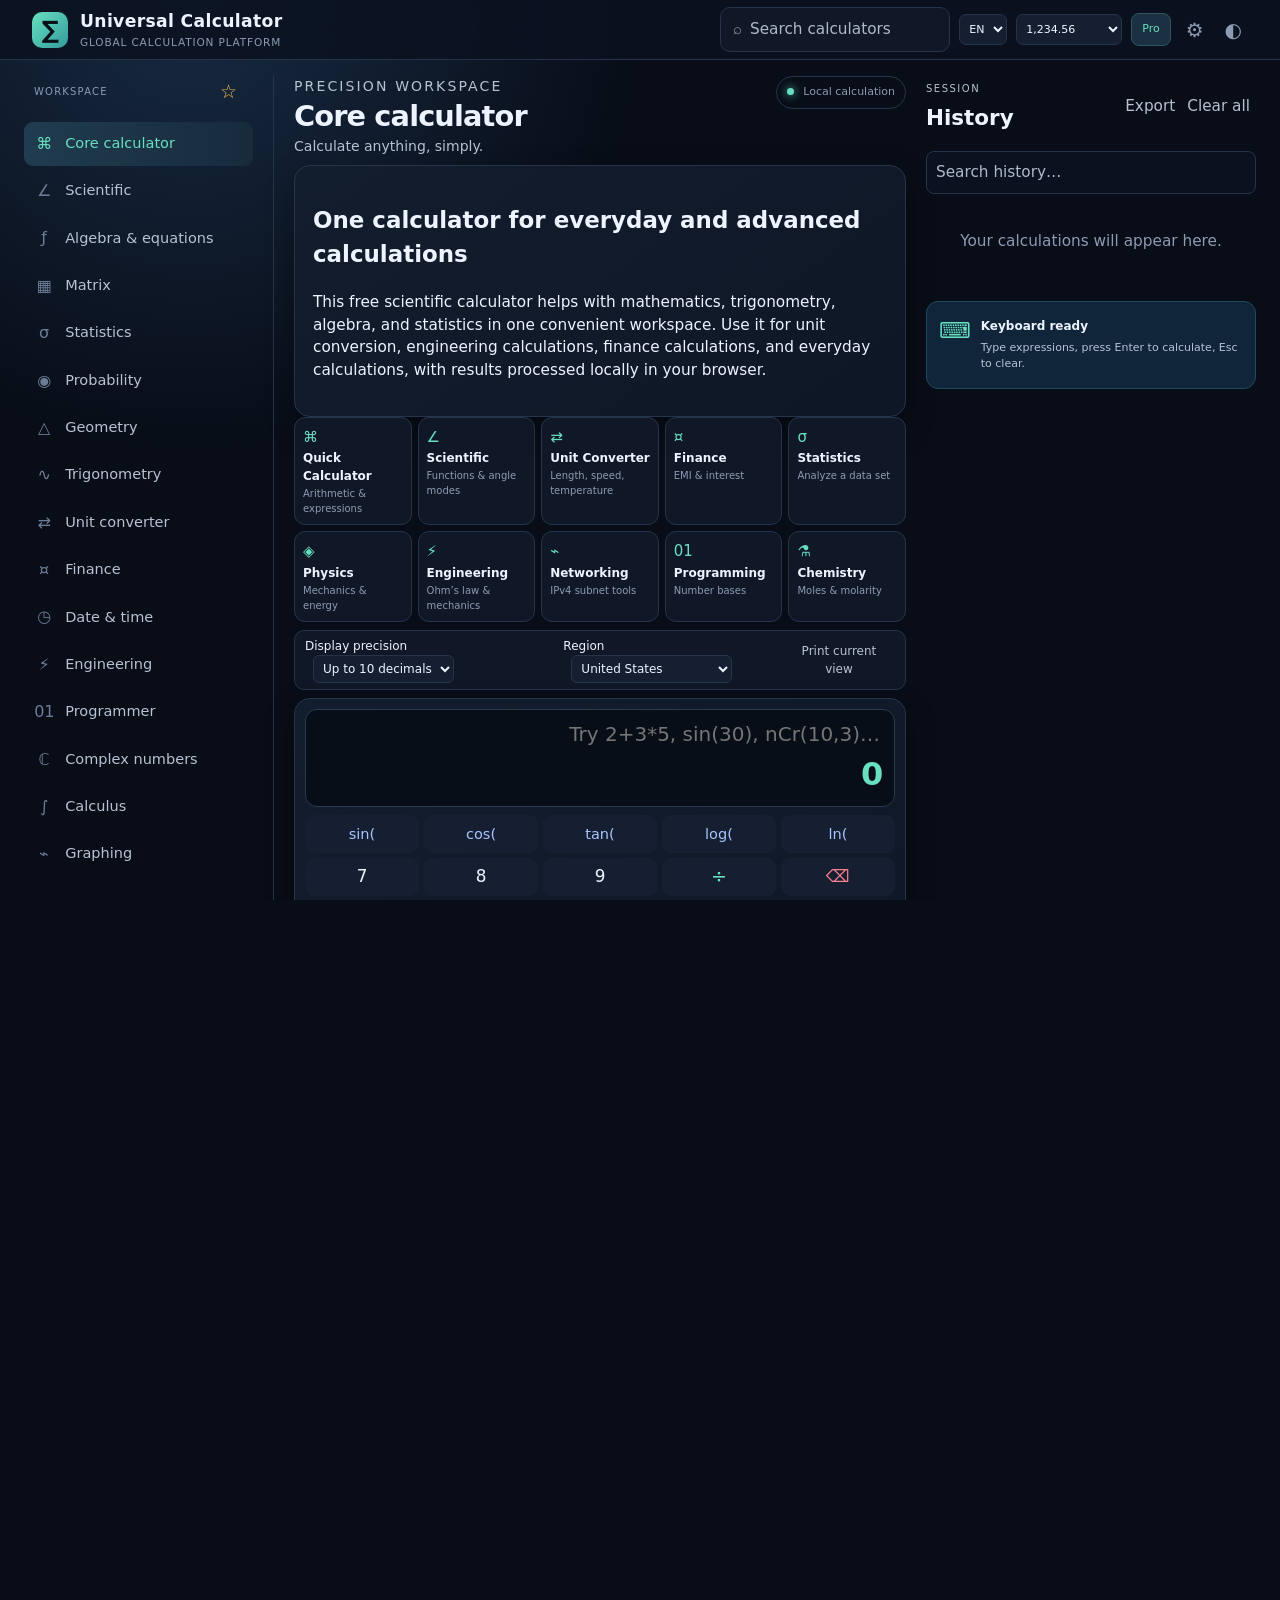
<file: index.html>
<!doctype html>
<html lang="en">
<head>
  <meta charset="UTF-8">
  <meta name="viewport" content="width=device-width, initial-scale=1.0">
  <meta name="theme-color" content="#0b1220">
  <meta name="description" content="Free online universal scientific calculator for mathematics, science, engineering, statistics, unit conversions, finance, and everyday calculations.">
  <meta name="robots" content="index, follow">
  <link rel="canonical" href="https://himanshu09988.github.io/universal-scientific-calculator/">
  <meta property="og:type" content="website">
  <meta property="og:url" content="https://himanshu09988.github.io/universal-scientific-calculator/">
  <meta property="og:title" content="Universal Scientific Calculator – Free Online Calculator">
  <meta property="og:description" content="Free online universal scientific calculator for mathematics, science, engineering, statistics, unit conversions, finance, and everyday calculations.">
  <meta property="og:site_name" content="Universal Scientific Calculator">
  <meta name="twitter:card" content="summary">
  <meta name="twitter:title" content="Universal Scientific Calculator – Free Online Calculator">
  <meta name="twitter:description" content="Free online universal scientific calculator for mathematics, science, engineering, statistics, unit conversions, finance, and everyday calculations.">
  <title>Universal Scientific Calculator – Free Online Calculator</title>
  <script type="application/ld+json">
    {
      "@context": "https://schema.org",
      "@graph": [
        {
          "@type": "WebSite",
          "name": "Universal Scientific Calculator",
          "url": "https://himanshu09988.github.io/universal-scientific-calculator/",
          "description": "Free online calculator for mathematics, science, engineering, statistics, unit conversions, finance, and everyday calculations."
        },
        {
          "@type": "WebApplication",
          "name": "Universal Scientific Calculator",
          "url": "https://himanshu09988.github.io/universal-scientific-calculator/",
          "description": "A free online calculator for scientific, mathematical, engineering, statistical, finance, unit conversion, and everyday calculations.",
          "applicationCategory": "Calculator",
          "operatingSystem": "Web browser",
          "browserRequirements": "Requires JavaScript"
        }
      ]
    }
  </script>
  <link rel="stylesheet" href="styles.css">
</head>
<body>
  <div class="app-shell">
    <header class="topbar">
      <div class="brand"><div class="brand-mark">∑</div><div><strong>Universal Calculator</strong><span>Global calculation platform</span></div></div>
      <div class="header-actions">
        <label class="search-wrap" aria-label="Search calculators"><span>⌕</span><input id="calculatorSearch" type="search" placeholder="Search calculators"></label>
        <select id="languageSelect" class="locale-select" aria-label="Language"><option value="en">EN</option><option value="hi">हिं</option><option value="es">ES</option><option value="fr">FR</option><option value="de">DE</option><option value="pt">PT</option><option value="ar">ع</option><option value="zh">中</option><option value="ja">日</option><option value="ko">한</option><option value="ru">РУ</option><option value="it">IT</option><option value="nl">NL</option><option value="tr">TR</option><option value="id">ID</option></select>
        <select id="numberLocaleSelect" class="locale-select" aria-label="Number format"><option value="en-US">1,234.56</option><option value="de-DE">1.234,56</option><option value="en-IN">12,34,567.89</option><option value="fr-FR">1 234,56</option></select>
        <button class="mode-toggle" id="modeToggle" title="Switch between simple and pro mode">Simple</button>
        <button class="icon-btn" id="settingsToggle" title="Precision settings">⚙</button>
        <button class="icon-btn" id="themeToggle" title="Toggle contrast">◐</button>
      </div>
    </header>

    <div class="mobile-toolbar"><button class="text-btn" id="menuToggle">☰ Categories</button><span id="activeCategoryLabel">Core calculator</span></div>
    <div class="layout">
      <aside class="sidebar" id="sidebar">
        <div class="sidebar-heading"><span>WORKSPACE</span><button id="favoriteCurrent" class="star-btn" title="Favorite current calculator">☆</button></div>
        <button class="nav-item active" data-calculator="core"><span>⌘</span> Core calculator</button>
        <button class="nav-item" data-calculator="scientific"><span>∠</span> Scientific</button>
        <button class="nav-item" data-calculator="algebra"><span>ƒ</span> Algebra & equations</button>
        <button class="nav-item" data-calculator="matrix"><span>▦</span> Matrix</button>
        <button class="nav-item" data-calculator="statistics"><span>σ</span> Statistics</button>
        <button class="nav-item" data-calculator="probability"><span>◉</span> Probability</button>
        <button class="nav-item" data-calculator="geometry"><span>△</span> Geometry</button>
        <button class="nav-item" data-calculator="trigonometry"><span>∿</span> Trigonometry</button>
        <button class="nav-item" data-calculator="units"><span>⇄</span> Unit converter</button>
        <button class="nav-item" data-calculator="finance"><span>¤</span> Finance</button>
        <button class="nav-item" data-calculator="datetime"><span>◷</span> Date & time</button>
        <button class="nav-item" data-calculator="engineering"><span>⚡</span> Engineering</button>
        <button class="nav-item" data-calculator="programmer"><span>01</span> Programmer</button>
        <button class="nav-item" data-calculator="complex"><span>ℂ</span> Complex numbers</button>
        <button class="nav-item" data-calculator="calculus"><span>∫</span> Calculus</button>
        <button class="nav-item" data-calculator="graph"><span>⌁</span> Graphing</button>
        <div class="sidebar-bottom"><div class="mini-label">RECENT</div><div id="recentList" class="recent-list"></div></div>
        <section class="smart-command" aria-labelledby="smart-command-title">
          <div class="smart-heading"><div><p class="eyebrow">SMART COMMAND CENTER</p><h2 id="smart-command-title">What do you want to calculate?</h2></div><span class="smart-badge">Intent-aware</span></div>
          <div class="command-row"><input id="smartInput" aria-label="What do you want to calculate?" placeholder="Try “calculate EMI for 5 lakh at 8.5% for 5 years” or “area of a circle radius 10”"><button class="primary-btn" id="smartRun">Calculate</button></div>
          <div id="smartSuggestions" class="smart-suggestions"></div>
        </section>
      </aside>

      <main class="main-content">
        <section class="hero-row"><button class="back-btn" id="backButton" data-navigation="back" hidden>← Back</button><div><p class="eyebrow">PRECISION WORKSPACE</p><h1 id="pageTitle">Core calculator</h1><p id="pageDescription">Fast, safe arithmetic with a full expression engine.</p></div><div class="status-pill"><span class="status-dot"></span> Local calculation</div></section>
        <section class="form-card seo-intro" aria-labelledby="calculator-intro-title">
          <h2 id="calculator-intro-title">One calculator for everyday and advanced calculations</h2>
          <p>This free scientific calculator helps with mathematics, trigonometry, algebra, and statistics in one convenient workspace. Use it for unit conversion, engineering calculations, finance calculations, and everyday calculations, with results processed locally in your browser.</p>
        </section>
        <section class="quick-grid" aria-label="Quick calculators">
          <button class="quick-card" data-calculator="core"><span>⌘</span><strong>Quick Calculator</strong><small>Arithmetic & expressions</small></button>
          <button class="quick-card" data-calculator="scientific"><span>∠</span><strong>Scientific</strong><small>Functions & angle modes</small></button>
          <button class="quick-card" data-calculator="units"><span>⇄</span><strong>Unit Converter</strong><small>Length, speed, temperature</small></button>
          <button class="quick-card" data-calculator="finance"><span>¤</span><strong>Finance</strong><small>EMI & interest</small></button>
          <button class="quick-card" data-calculator="statistics"><span>σ</span><strong>Statistics</strong><small>Analyze a data set</small></button>
          <button class="quick-card" data-calculator="engineering"><span>◈</span><strong>Physics</strong><small>Mechanics & energy</small></button>
          <button class="quick-card" data-calculator="engineering"><span>⚡</span><strong>Engineering</strong><small>Ohm’s law & mechanics</small></button>
          <button class="quick-card" data-calculator="networking"><span>⌁</span><strong>Networking</strong><small>IPv4 subnet tools</small></button>
          <button class="quick-card" data-calculator="programmer"><span>01</span><strong>Programming</strong><small>Number bases</small></button>
          <button class="quick-card" data-calculator="chemistry"><span>⚗</span><strong>Chemistry</strong><small>Moles & molarity</small></button>
        </section>
        <section id="settingsPanel" class="settings-panel" hidden>
          <label>Display precision <select id="precisionSelect"><option value="10">Up to 10 decimals</option><option value="6">Up to 6 decimals</option><option value="4">Up to 4 decimals</option><option value="scientific">Scientific notation</option></select></label>
          <label>Region <select id="countrySelect"><option value="US">United States</option><option value="IN">India</option><option value="GB">United Kingdom</option><option value="DE">Germany</option><option value="FR">France</option><option value="JP">Japan</option><option value="BR">Brazil</option><option value="AE">United Arab Emirates</option></select></label>
          <button class="text-btn" id="printCalculation">Print current view</button>
        </section>
        <div id="calculatorView"></div>
        <section class="discovery-grid">
          <div class="discovery-card"><div class="panel-title"><div><span class="eyebrow">REFERENCE</span><h2>Formula library</h2></div><button class="text-btn" data-open-discovery="formulas">Browse</button></div><input class="library-search" id="formulaSearch" placeholder="Search force, circle, EMI, Ohm…"><div id="formulaResults"></div></div>
          <div class="discovery-card"><div class="panel-title"><div><span class="eyebrow">CONSTANTS</span><h2>Scientific constants</h2></div><button class="text-btn" data-open-discovery="constants">Browse</button></div><input class="library-search" id="constantSearch" placeholder="Search c, gravity, Planck…"><div id="constantResults"></div></div>
        </section>
        <section class="calculation-notes form-card">
          <div class="panel-title"><div><span class="eyebrow">WORKSPACE</span><h2>Calculation document</h2></div><button class="text-btn" id="clearNotes">Clear</button></div>
          <input id="projectName" class="library-search" placeholder="Project or calculation sheet name">
          <textarea id="calculationNotes" aria-label="Calculation notes" class="textarea" rows="3" placeholder="Add notes, assumptions, or a reproducible explanation…"></textarea>
          <div class="note-actions"><button class="secondary-btn" id="saveNote">Save snapshot</button><button class="secondary-btn" id="exportJson">Export JSON</button><button class="secondary-btn" id="exportText">Export TXT</button></div>
        </section>
      </main>

      <aside class="history-panel">
        <div class="panel-title"><div><span class="eyebrow">SESSION</span><h2>History</h2></div><div><button class="text-btn" id="exportHistory">Export</button><button class="text-btn danger" id="clearHistory">Clear all</button></div></div>
        <input class="history-search" id="historySearch" placeholder="Search history…">
        <div id="historyList" class="history-list"><div class="empty-state">Your calculations will appear here.</div></div>
        <div class="tip-card"><span class="tip-icon">⌨</span><div><strong>Keyboard ready</strong><p>Type expressions, press Enter to calculate, Esc to clear.</p></div></div>
      </aside>
    </div>
    <footer><span>v2.0 · Safe local calculation platform</span></footer>
  </div>
  <script src="app.js"></script>
</body>
</html>
</file>
<file: styles.css>
:root{--bg:#080d17;--surface:#101827;--surface-2:#151f31;--surface-3:#1b2940;--line:#26344a;--text:#edf4ff;--muted:#8c9bb2;--accent:#68e0c0;--accent-2:#7aa8ff;--danger:#ff8290;--shadow:0 20px 60px #0006}
html,body{width:100%;min-width:100%;min-height:100%;margin:0}*{box-sizing:border-box}body{background:radial-gradient(circle at 15% 0,#172a42 0,transparent 32%),var(--bg);color:var(--text);font:14px/1.5 Inter,ui-sans-serif,system-ui,-apple-system,Segoe UI,sans-serif}button,input,select{font:inherit;color:inherit}button{cursor:pointer;border:0}.app-shell{width:100%;min-width:100%;min-height:100vh;display:flex;flex-direction:column}.topbar{height:76px;border-bottom:1px solid var(--line);display:flex;align-items:center;justify-content:space-between;padding:0 32px;background:#0b1220d9;backdrop-filter:blur(18px);position:sticky;top:0;z-index:5}.brand{display:flex;align-items:center;gap:12px}.brand-mark{width:36px;height:36px;display:grid;place-items:center;border-radius:10px;background:linear-gradient(135deg,var(--accent),#349b9d);color:#061016;font-size:24px;font-weight:800}.brand strong,.brand span{display:block}.brand strong{font-size:16px;letter-spacing:.02em}.brand span{font-size:11px;color:var(--muted);letter-spacing:.08em;text-transform:uppercase}.header-actions{display:flex;gap:12px;align-items:center}.search-wrap{display:flex;align-items:center;gap:8px;width:230px;background:var(--surface);border:1px solid var(--line);border-radius:10px;padding:0 12px;color:var(--muted)}.search-wrap input{width:100%;border:0;outline:0;background:transparent;padding:10px 0}.icon-btn,.text-btn{background:none;color:var(--muted)}.icon-btn{font-size:20px}.layout{display:grid;grid-template-columns:230px minmax(0,1fr) 300px;gap:26px;width:100%;min-width:0;margin:0;padding:28px 32px;flex:1}.sidebar{border-right:1px solid var(--line);padding-right:20px;min-width:0}.sidebar-heading{font-size:10px;color:var(--muted);letter-spacing:.12em;display:flex;justify-content:space-between;align-items:center;padding:0 10px 12px}.star-btn{color:#f5bd5d;background:none;font-size:19px}.nav-item{width:100%;padding:10px;border-radius:9px;background:none;text-align:left;color:var(--muted);display:flex;align-items:center;gap:11px;margin:3px 0;transition:.2s}.nav-item span{width:20px;text-align:center;color:#6d7d98;font-size:16px}.nav-item:hover{background:var(--surface);color:var(--text)}.nav-item.active{background:linear-gradient(90deg,#203c50,#172b3b);color:var(--accent)}.nav-item.active span{color:var(--accent)}.sidebar-bottom{margin-top:28px}.mini-label,.eyebrow{font-size:10px;letter-spacing:.15em;color:var(--muted);text-transform:uppercase}.recent-list{margin-top:8px}.recent-list button{display:block;width:100%;text-align:left;padding:7px 10px;background:none;color:var(--muted);white-space:nowrap;overflow:hidden;text-overflow:ellipsis}.main-content{min-width:0;width:100%}.history-panel{min-width:0;width:100%}.hero-row{display:flex;justify-content:space-between;align-items:flex-start;margin-bottom:20px}.hero-row h1{margin:4px 0;font-size:28px;letter-spacing:-.03em}.hero-row p{margin:0;color:var(--muted)}.status-pill{font-size:11px;color:var(--muted);border:1px solid var(--line);border-radius:99px;padding:7px 10px}.status-dot{display:inline-block;width:7px;height:7px;background:var(--accent);border-radius:50%;margin-right:6px;box-shadow:0 0 10px var(--accent)}.calculator-card,.result-card,.form-card,.graph-card{background:linear-gradient(145deg,#121d2d,#0e1726);border:1px solid var(--line);border-radius:16px;box-shadow:var(--shadow)}.calculator-card{padding:18px}.display{background:#080e18;border:1px solid #283a50;border-radius:12px;padding:14px 18px;min-height:110px;display:flex;flex-direction:column;justify-content:space-between;margin-bottom:14px}.display input{width:100%;background:none;border:0;outline:0;color:var(--text);font-size:23px;text-align:right}.display-result{text-align:right;font-size:36px;font-weight:700;letter-spacing:-.04em;min-height:44px;color:var(--accent)}.display-error{color:var(--danger)!important;font-size:14px!important;letter-spacing:0!important}.keypad{display:grid;grid-template-columns:repeat(5,1fr);gap:8px}.key{min-height:46px;border-radius:9px;background:var(--surface-2);border:1px solid transparent;color:var(--text);transition:.15s}.key:hover{background:var(--surface-3);border-color:#3c536e;transform:translateY(-1px)}.key.fn{color:var(--accent-2);font-size:13px}.key.operator{color:var(--accent);font-size:19px}.key.action{color:var(--danger)}.key.equals{background:var(--accent);color:#061016;font-weight:800}.subbar{display:flex;justify-content:space-between;align-items:center;margin:12px 0 0;color:var(--muted);font-size:12px}.angle-tabs{display:flex;gap:5px}.angle-tabs button,.select{background:var(--surface-2);border:1px solid var(--line);border-radius:7px;padding:6px 10px;color:var(--muted)}.angle-tabs button.active{background:#22494b;color:var(--accent);border-color:#397a72}.panel-title{display:flex;justify-content:space-between;align-items:center;margin-bottom:14px}.panel-title h2{margin:3px 0;font-size:18px}.danger{color:var(--danger)}.history-list{max-height:calc(100vh - 240px);overflow:auto}.empty-state{color:var(--muted);padding:30px 8px;text-align:center}.history-item{border-bottom:1px solid var(--line);padding:12px 4px}.history-expression{color:var(--muted);font-size:12px;word-break:break-all}.history-result{font-size:17px;color:var(--accent);margin:3px 0}.history-meta{display:flex;justify-content:space-between;color:#64748a;font-size:10px}.history-actions button{background:none;color:var(--muted);margin-left:8px}.history-actions button:hover{color:var(--text)}.tip-card{display:flex;gap:10px;background:#10253a;border:1px solid #1f4a5d;border-radius:12px;padding:12px;margin-top:18px;color:var(--muted)}.tip-icon{font-size:22px;color:var(--accent)}.tip-card strong{color:var(--text);font-size:12px}.tip-card p{font-size:11px;margin:3px 0}.form-card{padding:18px}.form-card h3,.result-card h3{margin:0 0 14px;font-size:16px}.form-grid{display:grid;grid-template-columns:repeat(2,minmax(0,1fr));gap:12px}.form-grid.three{grid-template-columns:repeat(3,minmax(0,1fr))}.field{display:flex;flex-direction:column;gap:5px}.field label{font-size:11px;color:var(--muted)}.field input,.field select,.textarea{width:100%;background:#0a121f;border:1px solid var(--line);border-radius:8px;padding:10px;outline:0}.field input:focus,.field select:focus,.textarea:focus{border-color:var(--accent)}.wide{grid-column:1/-1}.primary-btn{margin-top:14px;background:var(--accent);color:#081217;border-radius:8px;padding:10px 16px;font-weight:700}.secondary-btn{margin-top:14px;background:var(--surface-3);border:1px solid var(--line);border-radius:8px;padding:10px 16px}.result-card{margin-top:14px;padding:16px}.result-card output{display:block;color:var(--accent);font-size:21px;font-weight:700;white-space:pre-wrap}.result-card .muted{color:var(--muted);font-size:12px}.two-panels{display:grid;grid-template-columns:1fr 1fr;gap:14px}.matrix-grid{display:grid;gap:5px;margin-top:10px}.matrix-grid input{min-width:0;text-align:center;padding:8px}.matrix-controls{display:flex;gap:8px;align-items:end;margin-bottom:12px}.matrix-controls .field{width:80px}.tag-row{display:flex;gap:7px;flex-wrap:wrap}.tag{background:#1a3043;color:var(--accent);padding:5px 9px;border-radius:99px;font-size:11px}.graph-wrap{position:relative}.graph-canvas{display:block;width:100%;height:360px;background:#08111d;border-radius:10px;border:1px solid var(--line)}.graph-controls{display:flex;gap:8px;align-items:center;margin-bottom:10px}.graph-controls input{flex:1}.function-list{margin-top:10px;display:flex;gap:8px;flex-wrap:wrap}.function-pill{background:var(--surface-2);padding:5px 9px;border-radius:8px;color:var(--accent-2);font-size:12px}.mobile-toolbar{display:none}footer{border-top:1px solid var(--line);color:#697990;display:flex;justify-content:space-between;padding:16px 32px;font-size:11px}
html,body,#root,#app{width:100%;min-width:100%;height:100%;min-height:100vh;margin:0;padding:0;box-sizing:border-box}*{box-sizing:border-box}body{background:radial-gradient(circle at 15% 0,#172a42 0,transparent 32%),var(--bg);color:var(--text);font:14px/1.5 Inter,ui-sans-serif,system-ui,-apple-system,Segoe UI,sans-serif}button,input,select{font:inherit;color:inherit}button{cursor:pointer;border:0}.app-shell{width:100%;min-width:100%;height:100%;min-height:100vh;margin:0;padding:0;display:flex;flex-direction:column}.topbar{height:76px;border-bottom:1px solid var(--line);display:flex;align-items:center;justify-content:space-between;padding:0 32px;background:#0b1220d9;backdrop-filter:blur(18px);position:sticky;top:0;z-index:5}.brand{display:flex;align-items:center;gap:12px}.brand-mark{width:36px;height:36px;display:grid;place-items:center;border-radius:10px;background:linear-gradient(135deg,var(--accent),#349b9d);color:#061016;font-size:24px;font-weight:800}.brand strong,.brand span{display:block}.brand strong{font-size:16px;letter-spacing:.02em}.brand span{font-size:11px;color:var(--muted);letter-spacing:.08em;text-transform:uppercase}.header-actions{display:flex;gap:12px;align-items:center}.search-wrap{display:flex;align-items:center;gap:8px;width:230px;background:var(--surface);border:1px solid var(--line);border-radius:10px;padding:0 12px;color:var(--muted)}.search-wrap input{width:100%;border:0;outline:0;background:transparent;padding:10px 0}.icon-btn,.text-btn{background:none;color:var(--muted)}.icon-btn{font-size:20px}.layout{display:grid;grid-template-columns:230px minmax(0,1fr) 300px;gap:26px;width:100%;min-width:0;margin:0;padding:28px 32px;flex:1}.sidebar{border-right:1px solid var(--line);padding-right:20px;min-width:0}.sidebar-heading{font-size:10px;color:var(--muted);letter-spacing:.12em;display:flex;justify-content:space-between;align-items:center;padding:0 10px 12px}.star-btn{color:#f5bd5d;background:none;font-size:19px}.nav-item{width:100%;padding:10px;border-radius:9px;background:none;text-align:left;color:var(--muted);display:flex;align-items:center;gap:11px;margin:3px 0;transition:.2s}.nav-item span{width:20px;text-align:center;color:#6d7d98;font-size:16px}.nav-item:hover{background:var(--surface);color:var(--text)}.nav-item.active{background:linear-gradient(90deg,#203c50,#172b3b);color:var(--accent)}.nav-item.active span{color:var(--accent)}.sidebar-bottom{margin-top:28px}.mini-label,.eyebrow{font-size:10px;letter-spacing:.15em;color:var(--muted);text-transform:uppercase}.recent-list{margin-top:8px}.recent-list button{display:block;width:100%;text-align:left;padding:7px 10px;background:none;color:var(--muted);white-space:nowrap;overflow:hidden;text-overflow:ellipsis}.main-content{min-width:0;width:100%}.history-panel{min-width:0;width:100%}.hero-row{display:flex;justify-content:space-between;align-items:flex-start;margin-bottom:20px}.hero-row h1{margin:4px 0;font-size:28px;letter-spacing:-.03em}.hero-row p{margin:0;color:var(--muted)}.status-pill{font-size:11px;color:var(--muted);border:1px solid var(--line);border-radius:99px;padding:7px 10px}.status-dot{display:inline-block;width:7px;height:7px;background:var(--accent);border-radius:50%;margin-right:6px;box-shadow:0 0 10px var(--accent)}.calculator-card,.result-card,.form-card,.graph-card{background:linear-gradient(145deg,#121d2d,#0e1726);border:1px solid var(--line);border-radius:16px;box-shadow:var(--shadow)}.calculator-card{padding:18px}.display{background:#080e18;border:1px solid #283a50;border-radius:12px;padding:14px 18px;min-height:110px;display:flex;flex-direction:column;justify-content:space-between;margin-bottom:14px}.display input{width:100%;background:none;border:0;outline:0;color:var(--text);font-size:23px;text-align:right}.display-result{text-align:right;font-size:36px;font-weight:700;letter-spacing:-.04em;min-height:44px;color:var(--accent)}.display-error{color:var(--danger)!important;font-size:14px!important;letter-spacing:0!important}.keypad{display:grid;grid-template-columns:repeat(5,1fr);gap:8px}.key{min-height:46px;border-radius:9px;background:var(--surface-2);border:1px solid transparent;color:var(--text);transition:.15s}.key:hover{background:var(--surface-3);border-color:#3c536e;transform:translateY(-1px)}.key.fn{color:var(--accent-2);font-size:13px}.key.operator{color:var(--accent);font-size:19px}.key.action{color:var(--danger)}.key.equals{background:var(--accent);color:#061016;font-weight:800}.subbar{display:flex;justify-content:space-between;align-items:center;margin:12px 0 0;color:var(--muted);font-size:12px}.angle-tabs{display:flex;gap:5px}.angle-tabs button,.select{background:var(--surface-2);border:1px solid var(--line);border-radius:7px;padding:6px 10px;color:var(--muted)}.angle-tabs button.active{background:#22494b;color:var(--accent);border-color:#397a72}.panel-title{display:flex;justify-content:space-between;align-items:center;margin-bottom:14px}.panel-title h2{margin:3px 0;font-size:18px}.danger{color:var(--danger)}.history-list{max-height:calc(100vh - 240px);overflow:auto}.empty-state{color:var(--muted);padding:30px 8px;text-align:center}.history-item{border-bottom:1px solid var(--line);padding:12px 4px}.history-expression{color:var(--muted);font-size:12px;word-break:break-all}.history-result{font-size:17px;color:var(--accent);margin:3px 0}.history-meta{display:flex;justify-content:space-between;color:#64748a;font-size:10px}.history-actions button{background:none;color:var(--muted);margin-left:8px}.history-actions button:hover{color:var(--text)}.tip-card{display:flex;gap:10px;background:#10253a;border:1px solid #1f4a5d;border-radius:12px;padding:12px;margin-top:18px;color:var(--muted)}.tip-icon{font-size:22px;color:var(--accent)}.tip-card strong{color:var(--text);font-size:12px}.tip-card p{font-size:11px;margin:3px 0}.form-card{padding:18px}.form-card h3,.result-card h3{margin:0 0 14px;font-size:16px}.form-grid{display:grid;grid-template-columns:repeat(2,minmax(0,1fr));gap:12px}.form-grid.three{grid-template-columns:repeat(3,minmax(0,1fr))}.field{display:flex;flex-direction:column;gap:5px}.field label{font-size:11px;color:var(--muted)}.field input,.field select,.textarea{width:100%;background:#0a121f;border:1px solid var(--line);border-radius:8px;padding:10px;outline:0}.field input:focus,.field select:focus,.textarea:focus{border-color:var(--accent)}.wide{grid-column:1/-1}.primary-btn{margin-top:14px;background:var(--accent);color:#081217;border-radius:8px;padding:10px 16px;font-weight:700}.secondary-btn{margin-top:14px;background:var(--surface-3);border:1px solid var(--line);border-radius:8px;padding:10px 16px}.result-card{margin-top:14px;padding:16px}.result-card output{display:block;color:var(--accent);font-size:21px;font-weight:700;white-space:pre-wrap}.result-card .muted{color:var(--muted);font-size:12px}.two-panels{display:grid;grid-template-columns:1fr 1fr;gap:14px}.matrix-grid{display:grid;gap:5px;margin-top:10px}.matrix-grid input{min-width:0;text-align:center;padding:8px}.matrix-controls{display:flex;gap:8px;align-items:end;margin-bottom:12px}.matrix-controls .field{width:80px}.tag-row{display:flex;gap:7px;flex-wrap:wrap}.tag{background:#1a3043;color:var(--accent);padding:5px 9px;border-radius:99px;font-size:11px}.graph-wrap{position:relative}.graph-canvas{display:block;width:100%;height:360px;background:#08111d;border-radius:10px;border:1px solid var(--line)}.graph-controls{display:flex;gap:8px;align-items:center;margin-bottom:10px}.graph-controls input{flex:1}.function-list{margin-top:10px;display:flex;gap:8px;flex-wrap:wrap}.function-pill{background:var(--surface-2);padding:5px 9px;border-radius:8px;color:var(--accent-2);font-size:12px}.mobile-toolbar{display:none}footer{border-top:1px solid var(--line);color:#697990;display:flex;justify-content:space-between;padding:16px 32px;font-size:11px}
@media(max-width:900px){.layout{grid-template-columns:205px minmax(0,1fr);gap:18px;padding:22px 20px}.history-panel{grid-column:2}.history-list{max-height:260px}.sidebar{padding-right:10px}}
@media(max-width:700px){.topbar{padding:0 16px;height:64px}.brand span{display:none}.search-wrap{width:150px}.layout{display:block;padding:18px 14px}.sidebar{display:none;border:0}.sidebar.open{display:block;position:fixed;z-index:4;left:0;top:64px;bottom:0;width:260px;background:var(--surface);padding:18px;box-shadow:var(--shadow)}.mobile-toolbar{display:flex;justify-content:space-between;padding:10px 14px;border-bottom:1px solid var(--line);color:var(--muted)}.mobile-toolbar .text-btn{color:var(--accent)}.hero-row{margin-top:6px}.hero-row h1{font-size:23px}.status-pill{display:none}.history-panel{margin-top:18px}.form-grid,.form-grid.three,.two-panels{grid-template-columns:1fr}.keypad{gap:6px}.key{min-height:43px}.display-result{font-size:29px}footer{padding:14px;gap:8px;flex-wrap:wrap}}
.mode-toggle{background:#1b3040;color:var(--accent);border:1px solid #2d5660;border-radius:8px;padding:7px 10px;font-size:11px}.smart-command{background:linear-gradient(135deg,#14283c,#122035);border:1px solid #29445b;border-radius:16px;padding:18px;margin-bottom:16px;box-shadow:var(--shadow)}.smart-heading{display:flex;justify-content:space-between;align-items:start}.smart-heading h2{font-size:20px;margin:4px 0 14px}.smart-badge{font-size:10px;color:var(--accent);background:#163c3f;border:1px solid #2f7770;border-radius:99px;padding:5px 9px}.command-row{display:flex;gap:9px}.command-row input{flex:1;background:#09121f;border:1px solid var(--line);border-radius:9px;padding:13px;outline:0}.command-row input:focus{border-color:var(--accent)}.command-row .primary-btn{margin:0}.smart-suggestions{display:flex;gap:7px;flex-wrap:wrap;margin-top:10px}.suggestion{font-size:11px;color:var(--muted);background:var(--surface-2);border:1px solid var(--line);border-radius:99px;padding:6px 9px}.suggestion:hover{color:var(--accent);border-color:var(--accent)}.settings-panel{display:flex;gap:18px;align-items:center;background:var(--surface);border:1px solid var(--line);border-radius:10px;padding:10px 12px;margin-bottom:14px;font-size:12px;color:var(--muted)}.settings-panel select{margin-left:8px;background:var(--surface-2);border:1px solid var(--line);border-radius:6px;padding:5px}.discovery-grid{display:grid;grid-template-columns:1fr 1fr;gap:14px;margin-top:16px}.discovery-card{background:linear-gradient(145deg,#121d2d,#0e1726);border:1px solid var(--line);border-radius:16px;padding:16px}.discovery-card h2{font-size:16px}.library-search,.history-search{width:100%;background:#0a121f;border:1px solid var(--line);border-radius:8px;padding:9px;outline:0;margin-bottom:9px}.library-search:focus,.history-search:focus{border-color:var(--accent)}.library-item{border-top:1px solid var(--line);padding:10px 0}.library-item strong{display:block;color:var(--text)}.library-item p{margin:2px 0;color:var(--accent);font-family:ui-monospace,monospace;font-size:12px}.library-item small{color:var(--muted)}.library-item button{float:right;background:none;color:var(--accent-2);font-size:11px}.history-search{margin-bottom:6px}.high-contrast{--bg:#f4f7fb;--surface:#fff;--surface-2:#eef2f7;--surface-3:#e1e8f1;--line:#c8d3df;--text:#122033;--muted:#536579;--shadow:0 15px 35px #39506a22}.high-contrast .topbar{background:#ffffffdd}.high-contrast .calculator-card,.high-contrast .result-card,.high-contrast .form-card,.high-contrast .graph-card,.high-contrast .discovery-card{background:#fff}.high-contrast .display,.high-contrast .field input,.high-contrast .field select,.high-contrast .library-search,.high-contrast .history-search{background:#f5f8fc}@media(max-width:700px){.discovery-grid{grid-template-columns:1fr}.settings-panel{align-items:flex-start;flex-direction:column}.header-actions{gap:6px}.mode-toggle{padding:6px 7px}.command-row{flex-direction:column}}
.locale-select{background:var(--surface-2);border:1px solid var(--line);border-radius:7px;padding:7px 5px;font-size:11px}.calculation-notes{margin-top:16px}.calculation-notes .textarea{resize:vertical}.note-actions{display:flex;gap:8px;flex-wrap:wrap}.note-actions .secondary-btn{margin-top:10px}.rtl{direction:rtl}.rtl .display input,.rtl .history-expression{text-align:left}.rtl .sidebar{border-right:0;border-left:1px solid var(--line);padding-right:0;padding-left:20px}@media(prefers-reduced-motion:reduce){*,*:before,*:after{scroll-behavior:auto!important;transition:none!important;animation:none!important}}
.quick-grid{display:grid;grid-template-columns:repeat(3,minmax(0,1fr));gap:9px;margin:0 0 16px}.quick-card{display:flex;flex-direction:column;align-items:flex-start;gap:3px;text-align:left;background:var(--surface);border:1px solid var(--line);border-radius:11px;padding:12px;min-height:88px}.quick-card:hover{border-color:var(--accent);background:var(--surface-2)}.quick-card span{color:var(--accent);font-size:18px}.quick-card strong{color:var(--text);font-size:13px}.quick-card small{color:var(--muted);font-size:11px}.main-content h1,.main-content h2,.main-content h3,.main-content strong,.main-content label,.sidebar,.history-panel,footer{color:var(--text)}.eyebrow,.mini-label{color:#b7c2d2}.text-btn,.nav-item,.recent-list button,.history-meta,.field label,.muted,.tip-card,.hero-row p{color:#b7c2d2}.field input::placeholder,.search-wrap input::placeholder,.smart-command input::placeholder,.library-search::placeholder,.history-search::placeholder,.textarea::placeholder{color:#aeb9c9;opacity:1}.key.fn{color:#a9c4ff}.primary-btn{color:#071117}.discovery-card,.calculator-card,.form-card,.graph-card{box-shadow:0 12px 30px #0005}@media(max-width:700px){.quick-grid{grid-template-columns:repeat(2,minmax(0,1fr))}.quick-card{min-height:82px}.topbar{min-width:0}.brand{flex:0 0 auto}.header-actions{min-width:0}.search-wrap{width:112px;flex:0 1 112px}.header-actions .locale-select,.header-actions .mode-toggle,.header-actions #settingsToggle{display:none}.header-actions .icon-btn{font-size:18px}.main-content,.history-panel{min-width:0;max-width:100%;overflow:hidden}.smart-command,.calculator-card,.form-card,.discovery-card{max-width:100%}.command-row input{min-width:0}.settings-panel{max-width:100%}.subbar{flex-wrap:wrap;gap:8px}.angle-tabs{max-width:100%;overflow-x:auto}}

/* Responsive production sizing: readable at 100% browser zoom without inflating the UI. */
body{font-size:clamp(15px,0.18vw + 13px,17px);line-height:1.5}
.topbar{min-height:76px;height:auto;padding-block:14px}
.brand strong{font-size:clamp(16px,0.25vw + 14px,19px)}
.brand span{font-size:clamp(10px,0.12vw + 9px,12px)}
.header-actions{gap:clamp(8px,0.7vw,14px)}
.search-wrap{width:clamp(210px,18vw,320px)}
.layout{min-height:calc(100vh - 76px);align-items:start;grid-template-columns:minmax(220px,250px) minmax(0,1fr) minmax(280px,330px);gap:clamp(18px,1.5vw,30px);padding:clamp(22px,2vw,34px) clamp(20px,2.5vw,48px)}
.sidebar{font-size:clamp(14px,0.12vw + 13px,16px)}
.nav-item{padding:clamp(9px,0.25vw + 7px,12px)}
.hero-row h1{font-size:clamp(28px,1vw + 18px,36px);line-height:1.2}
.hero-row p{font-size:clamp(14px,0.16vw + 12px,16px)}
.panel-title h2,.smart-heading h2{font-size:clamp(20px,0.35vw + 17px,26px)}
.display input{font-size:clamp(22px,0.5vw + 16px,30px)}
.display-result{font-size:clamp(32px,1vw + 22px,48px)}
.key{min-height:clamp(46px,3.6vw,62px);font-size:clamp(16px,0.3vw + 13px,22px)}
.key.fn{font-size:clamp(14px,0.2vw + 12px,17px)}
.history-result{font-size:clamp(17px,0.25vw + 15px,21px)}
.history-list{max-height:calc(100vh - 190px)}
.layout>aside,.layout>main{min-width:0}

@media(max-width:1100px) and (min-width:701px){
  .layout{grid-template-columns:200px minmax(0,1fr);gap:20px;padding-inline:24px}
  .history-panel{grid-column:2;grid-row:2}
  .history-list{max-height:320px}
  .search-wrap{width:clamp(170px,22vw,240px)}
}
@media(max-width:700px){
  .topbar{padding-inline:14px}
  .layout{min-height:0}
  .key{min-height:50px}
  .history-list{max-height:none}
}
@media(max-width:480px){
  .layout{padding:16px 12px}
  .hero-row{gap:10px}
  .status-pill{font-size:10px;padding:6px 8px}
  .quick-card strong{font-size:14px}
  .quick-card small{font-size:12px}
}

/* Keep the application shell tied to the browser viewport at every zoom level. */
html,body{
  width:100%;
  height:100%;
  margin:0;
  padding:0;
  overflow-x:hidden;
}
#root,#app,.app-shell{
  width:100vw;
  min-width:100vw;
  min-height:100vh;
  box-sizing:border-box;
}
.app-shell{
  height:100%;
  margin:0;
  padding:0;
}

/* Compact the primary workspace on short desktop viewports. Secondary
   reference sections remain available below it without shrinking text. */
@media (min-width:1101px) and (max-height:1100px){
  .topbar{min-height:60px;padding-block:9px}
  .layout{min-height:calc(100vh - 60px);padding:16px 24px;gap:20px}
  .hero-row{margin-bottom:8px}
  .hero-row h1{margin:2px 0;font-size:clamp(25px,1vw + 16px,32px)}
  .smart-command{padding:12px;margin-bottom:8px}
  .smart-heading h2{font-size:18px;margin:2px 0 8px}
  .command-row input{padding:9px}
  .smart-suggestions{margin-top:6px}
  .suggestion{padding:4px 8px}
  .quick-grid{grid-template-columns:repeat(5,minmax(0,1fr));gap:6px;margin-bottom:8px}
  .quick-card{min-height:62px;padding:8px;gap:1px}
  .quick-card span{font-size:15px}
  .quick-card strong{font-size:12px}
  .quick-card small{font-size:10px}
  .settings-panel{padding:6px 10px;margin-bottom:8px}
  .calculator-card{padding:10px}
  .display{min-height:72px;padding:8px 12px;margin-bottom:8px}
  .display input{font-size:20px}
  .display-result{font-size:32px;min-height:36px}
  .keypad{gap:5px}
  .key{min-height:38px}
  .subbar{margin-top:6px}
  .history-list{max-height:calc(100vh - 180px)}
}

@media (min-width:701px) and (max-width:1100px) and (max-height:850px){
  .topbar{min-height:58px;padding-block:8px}
  .layout{min-height:calc(100vh - 58px);padding:14px 20px;gap:16px}
  .hero-row{margin-bottom:8px}
  .smart-command{padding:12px;margin-bottom:8px}
  .quick-grid{gap:6px;margin-bottom:8px}
  .quick-card{min-height:68px;padding:8px}
  .settings-panel{padding:6px 10px;margin-bottom:8px}
  .calculator-card{padding:10px}
  .display{min-height:78px;padding:8px 12px;margin-bottom:8px}
  .keypad{gap:5px}
  .key{min-height:40px}
}

/* Keep the command center with the category navigation without narrowing the calculator. */
.sidebar .smart-command{
  margin-top:24px;
  margin-bottom:0;
  padding:14px;
}
.sidebar .smart-heading{
  display:block;
}
.sidebar .smart-heading h2{
  font-size:17px;
  line-height:1.25;
  margin:4px 0 12px;
}
.sidebar .smart-badge{
  display:inline-block;
}
.sidebar .command-row{
  display:flex;
  flex-direction:column;
  gap:8px;
}
.sidebar .command-row input{
  min-width:0;
  width:100%;
  padding:10px;
}
.sidebar .command-row .primary-btn{
  width:100%;
}
.sidebar .smart-suggestions{
  gap:5px;
}
.sidebar .suggestion{
  padding:5px 7px;
}
.back-btn{
  align-self:flex-start;
  background:var(--surface-2);
  border:1px solid var(--line);
  border-radius:8px;
  color:var(--accent);
  padding:8px 11px;
  white-space:nowrap;
}
.back-btn:hover{
  background:var(--surface-3);
  border-color:var(--accent);
}

@media (max-width:700px){
  .sidebar.open .smart-command{
    margin-top:22px;
  }
  .back-btn{
    padding:7px 9px;
  }
}
</file>
